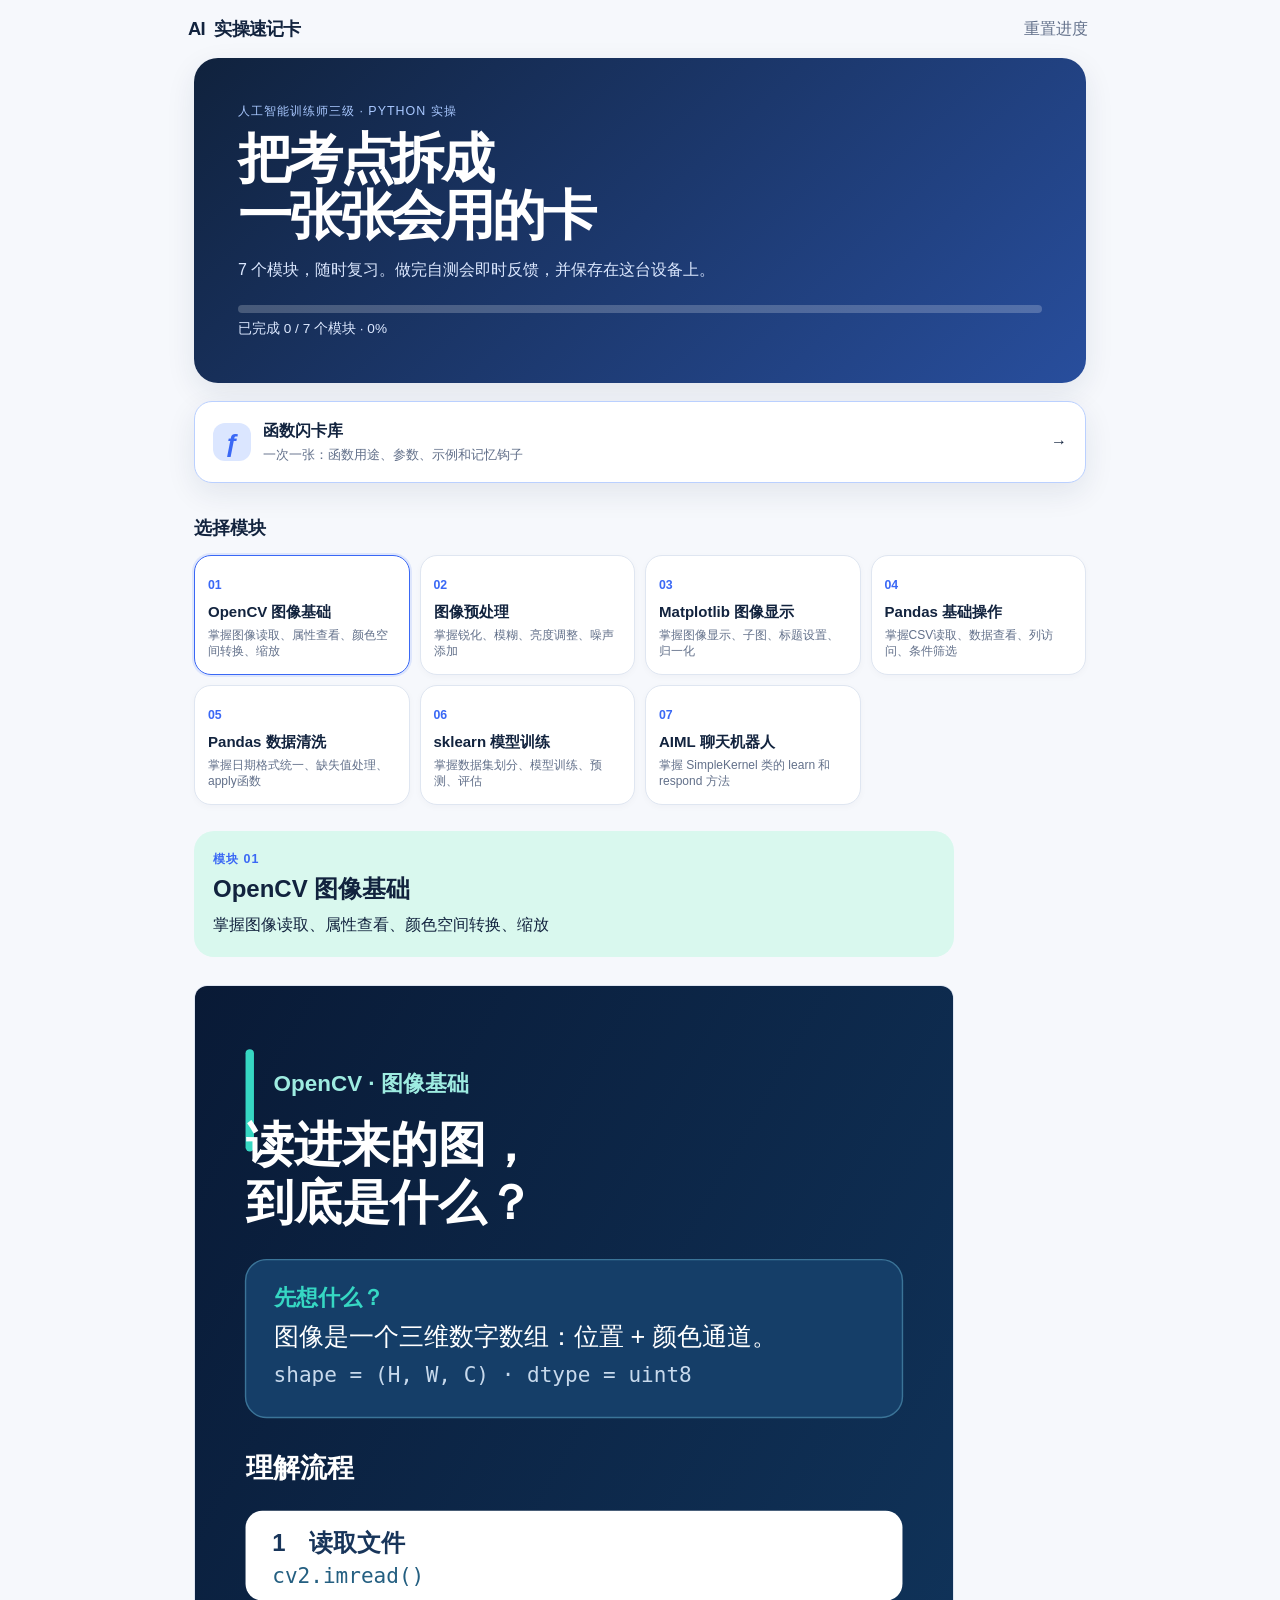
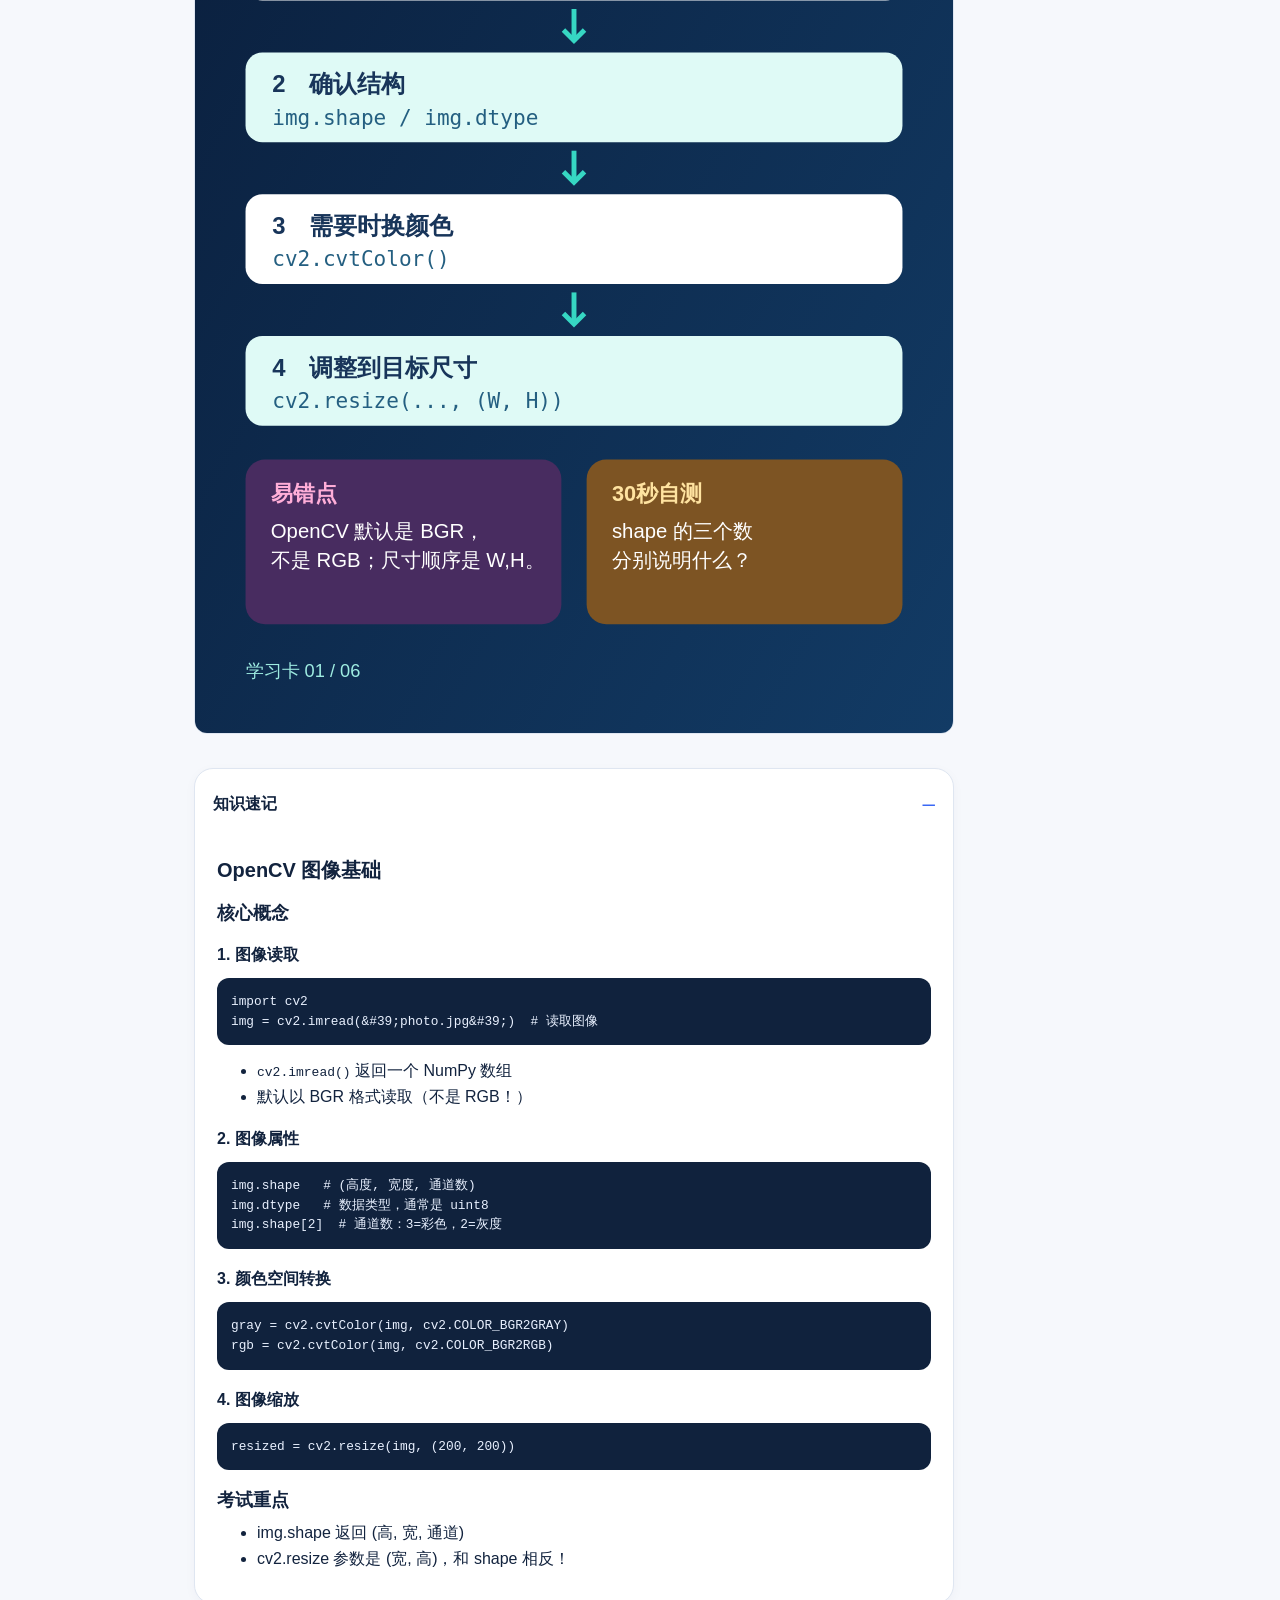
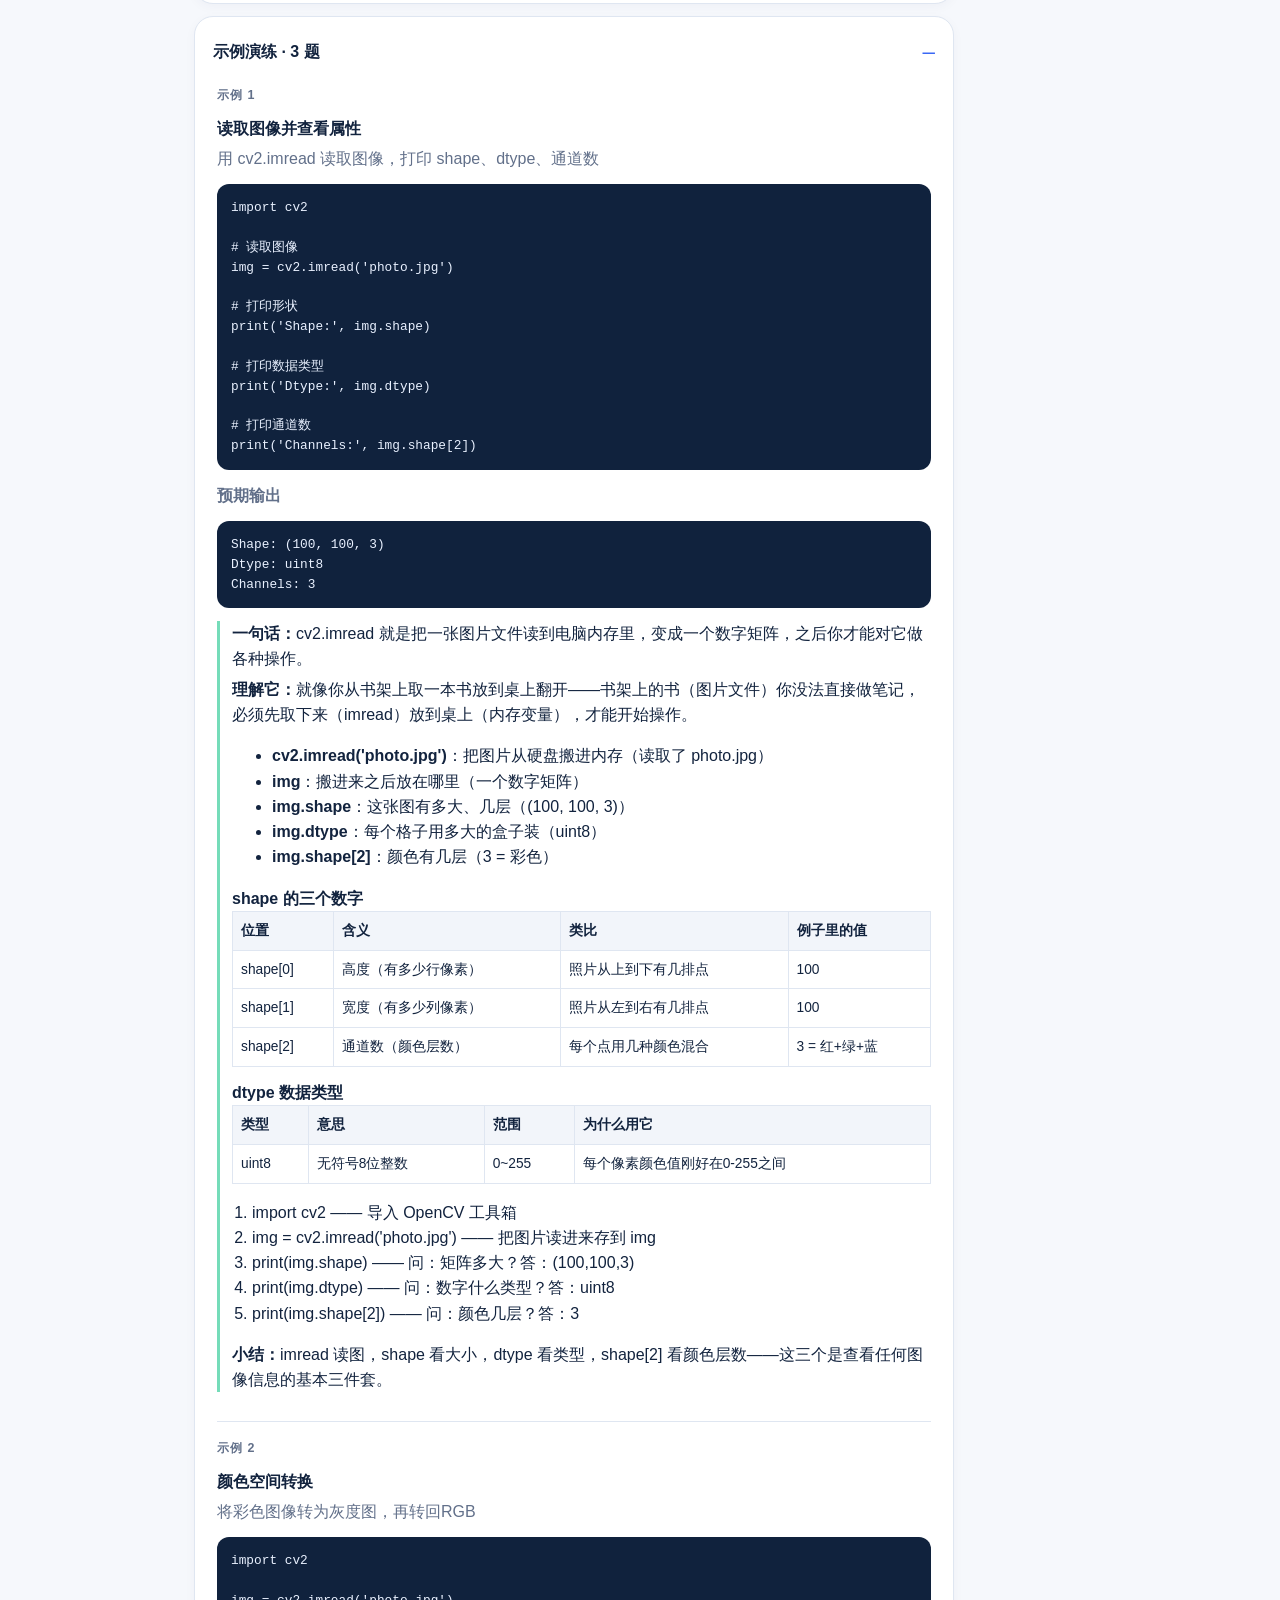
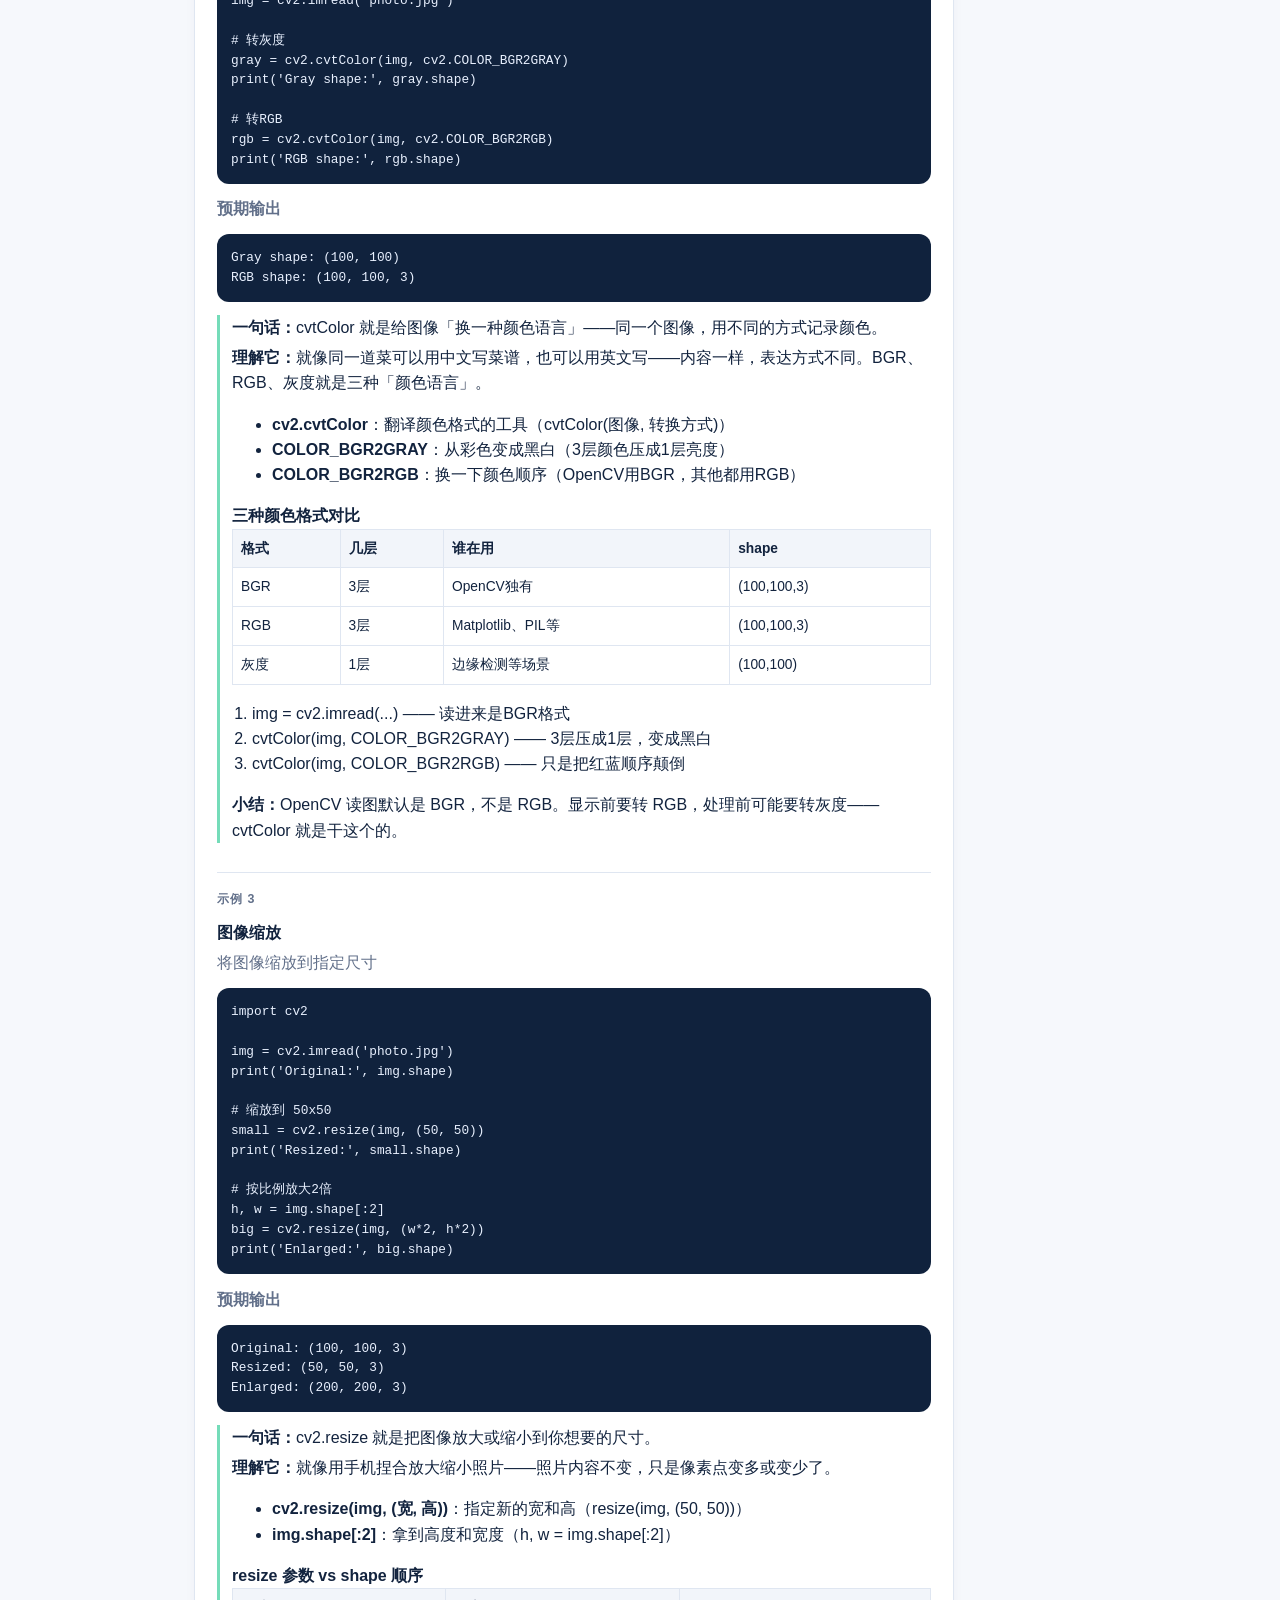
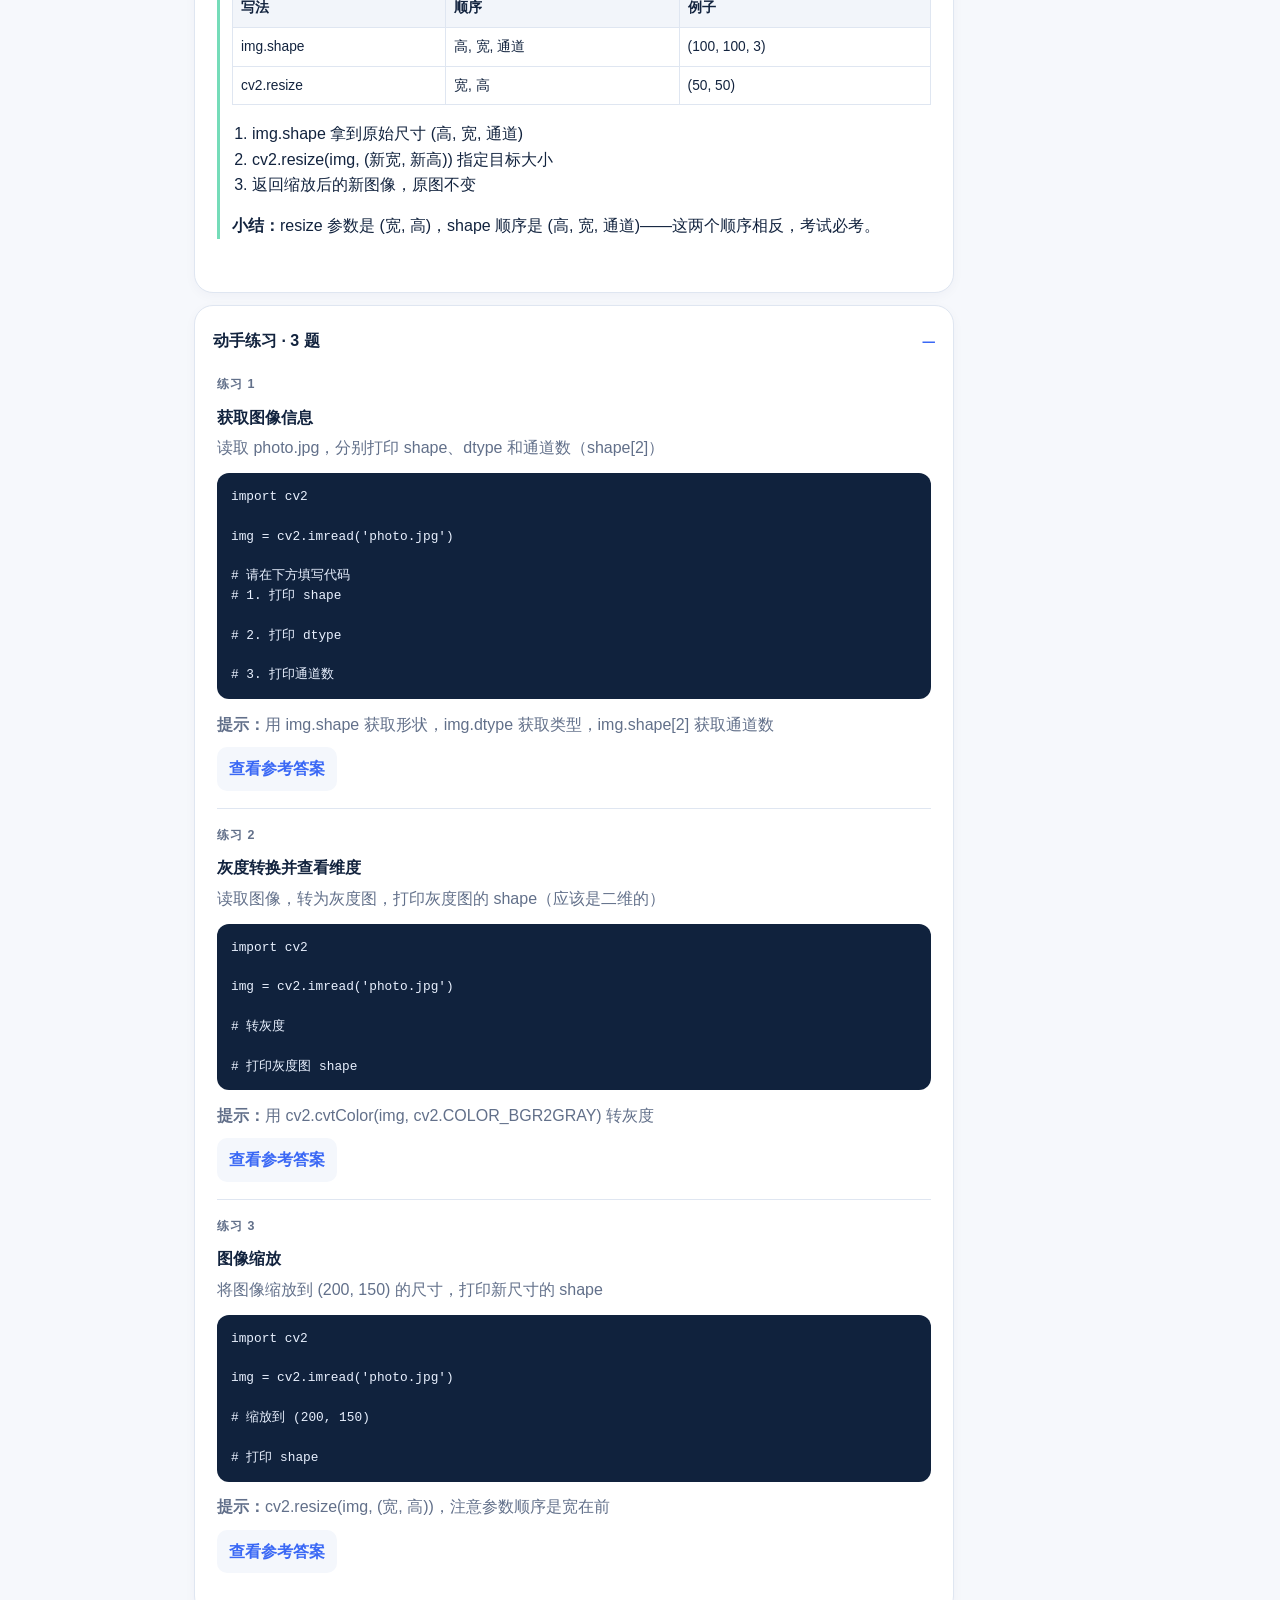
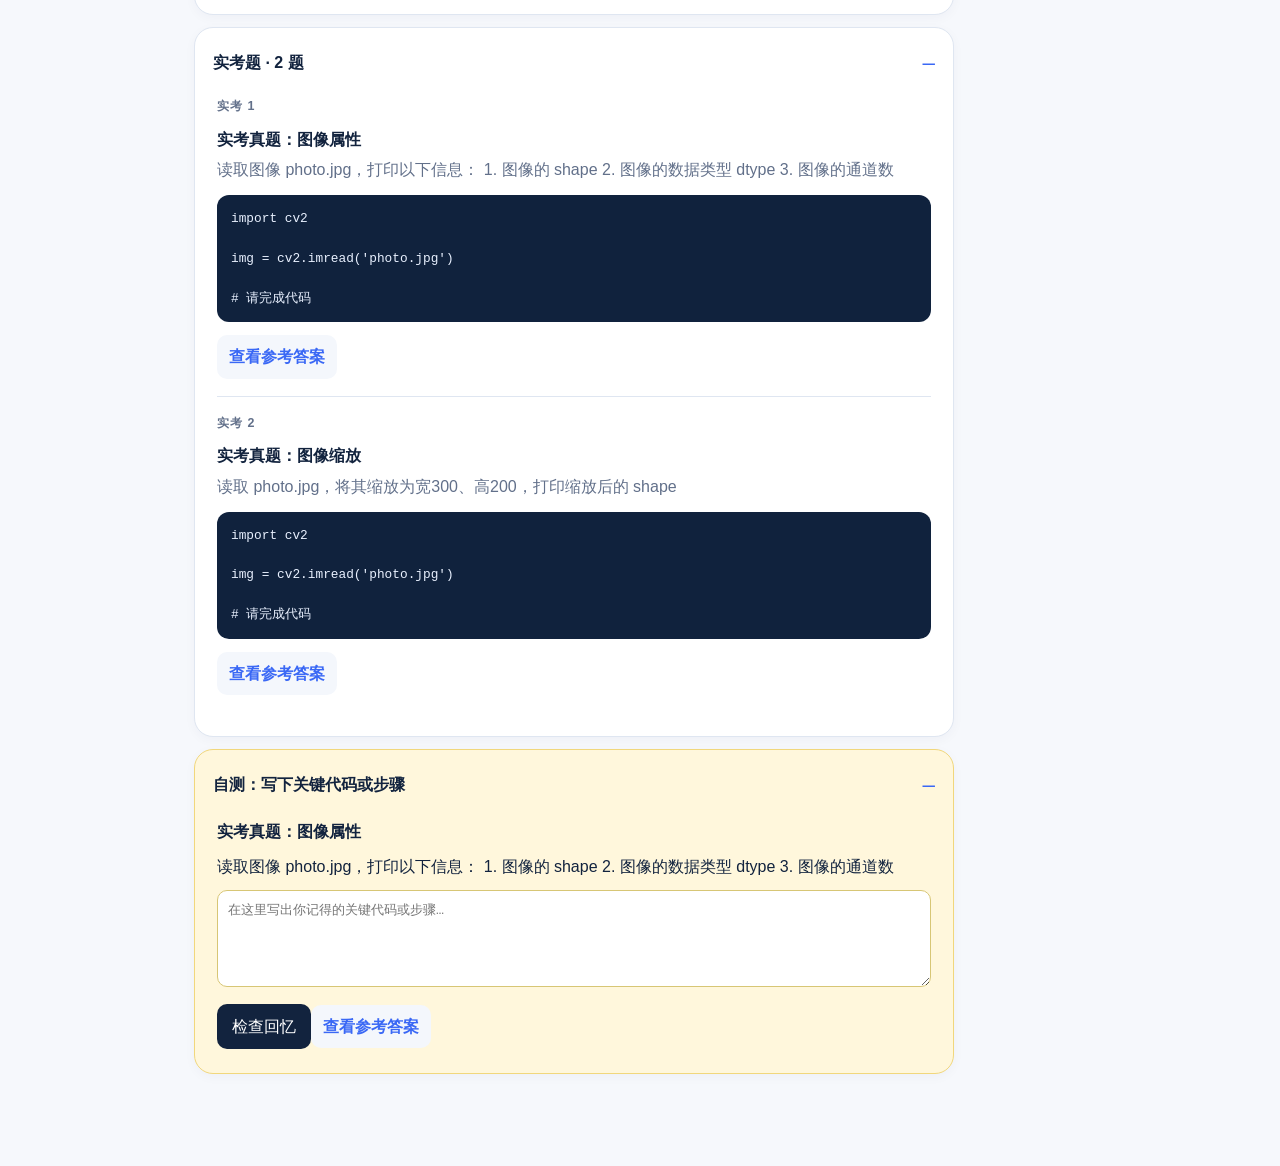
<file: index.html>
<!doctype html>
<html lang="zh-CN">
  <head>
    <meta charset="UTF-8" />
    <meta name="viewport" content="width=device-width, initial-scale=1, viewport-fit=cover" />
    <meta name="theme-color" content="#10223d" />
    <link rel="icon" href="data:image/svg+xml,%3Csvg xmlns='http://www.w3.org/2000/svg' viewBox='0 0 64 64'%3E%3Crect width='64' height='64' rx='14' fill='%2310223d'/%3E%3Ctext x='32' y='45' text-anchor='middle' font-family='Arial' font-size='38' font-weight='700' fill='white'%3EA%3C/text%3E%3C/svg%3E" />
    <title>AI 实操速记卡</title>
    <link rel="stylesheet" href="styles.css" />
  </head>
  <body>
    <header class="site-header">
      <a class="brand" href="#top" aria-label="回到首页">AI <span>实操速记卡</span></a>
      <button id="reset-progress" class="text-button" type="button">重置进度</button>
    </header>
    <main id="top">
      <section class="hero" aria-labelledby="page-title">
        <p class="eyebrow">人工智能训练师三级 · Python 实操</p>
        <h1 id="page-title">把考点拆成<br />一张张会用的卡</h1>
        <p>7 个模块，随时复习。做完自测会即时反馈，并保存在这台设备上。</p>
        <div class="progress-wrap" aria-label="学习进度"><div id="progress-bar" class="progress-bar"></div></div>
        <p id="progress-text" class="progress-text">正在读取进度…</p>
      </section>
      <a class="function-entry" href="function-cards.html" aria-label="进入函数闪卡库">
        <span class="function-entry-icon">ƒ</span>
        <span><strong>函数闪卡库</strong><small>一次一张：函数用途、参数、示例和记忆钩子</small></span>
        <span aria-hidden="true">→</span>
      </a>
      <section class="module-nav" aria-label="模块导航">
        <h2>选择模块</h2>
        <div id="module-list" class="module-list"></div>
      </section>
      <section id="module-detail" class="module-detail" aria-live="polite"></section>
    </main>
    <template id="code-template"><pre class="code"><code></code></pre></template>
    <script src="study-data.js"></script>
    <script src="app.js"></script>
  </body>
</html>
</file>
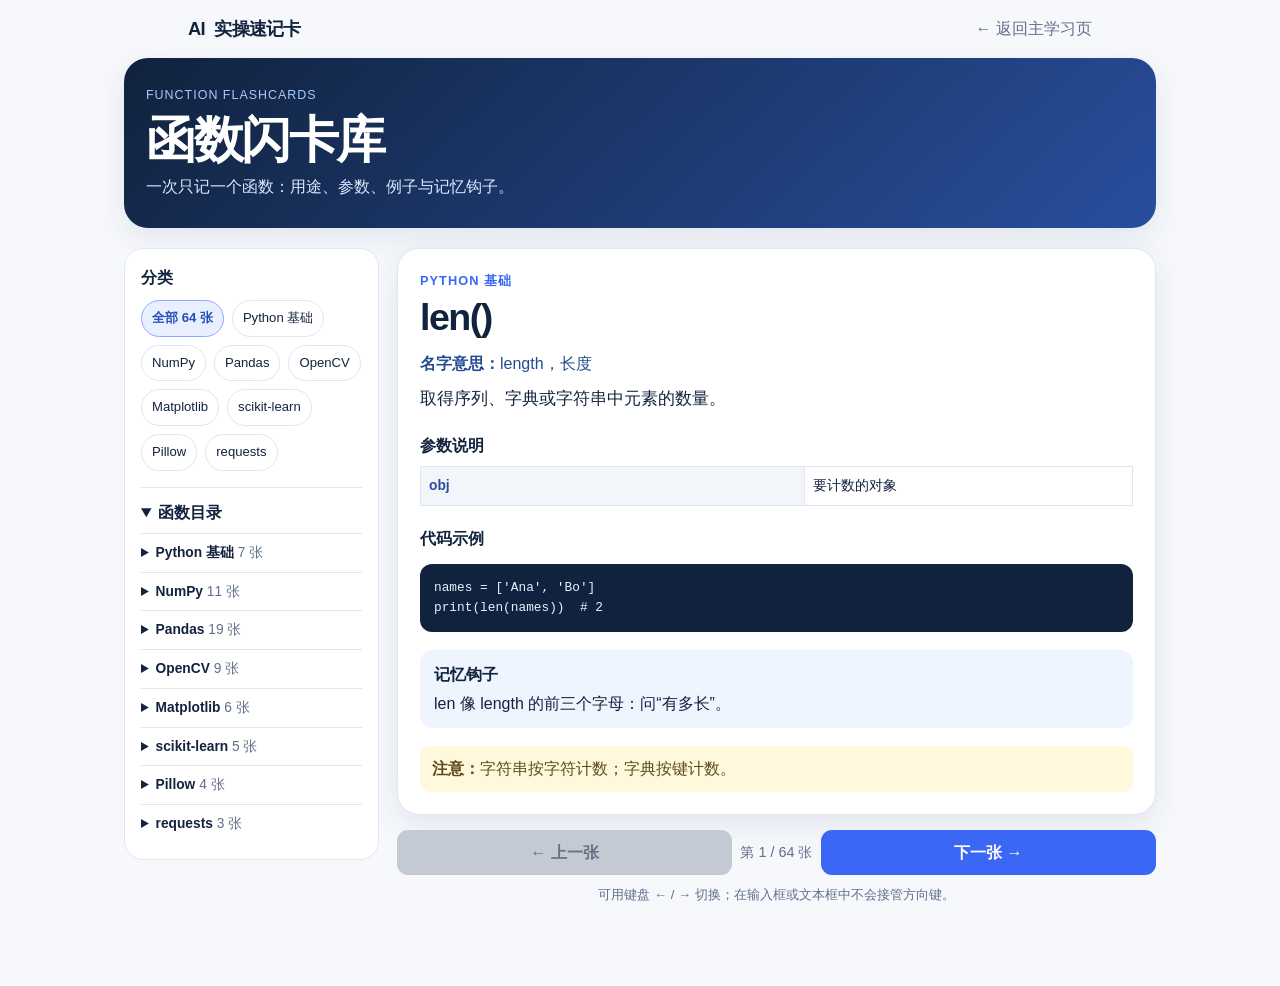
<file: function-cards.html>
<!doctype html>
<html lang="zh-CN">
  <head>
    <meta charset="UTF-8" />
    <meta name="viewport" content="width=device-width, initial-scale=1, viewport-fit=cover" />
    <meta name="theme-color" content="#10223d" />
    <link rel="icon" href="data:image/svg+xml,%3Csvg xmlns='http://www.w3.org/2000/svg' viewBox='0 0 64 64'%3E%3Crect width='64' height='64' rx='14' fill='%2310223d'/%3E%3Ctext x='32' y='45' text-anchor='middle' font-family='Arial' font-size='38' font-weight='700' fill='white'%3Ef%3C/text%3E%3C/svg%3E" />
    <title>函数闪卡库 · AI 实操速记卡</title>
    <link rel="stylesheet" href="styles.css" />
    <link rel="stylesheet" href="function-cards.css" />
  </head>
  <body>
    <header class="site-header">
      <a class="brand" href="index.html" aria-label="返回主学习页">AI <span>实操速记卡</span></a>
      <a class="text-link" href="index.html">← 返回主学习页</a>
    </header>
    <main class="function-main">
      <section class="function-hero" aria-labelledby="function-page-title">
        <p class="eyebrow">FUNCTION FLASHCARDS</p>
        <h1 id="function-page-title">函数闪卡库</h1>
        <p>一次只记一个函数：用途、参数、例子与记忆钩子。</p>
      </section>
      <section class="function-layout" aria-label="函数闪卡学习区">
        <aside class="function-sidebar">
          <h2>分类</h2>
          <div id="function-category-list" class="function-category-list" aria-label="函数分类"></div>
          <details class="function-library" open><summary>函数目录</summary><div id="function-library"></div></details>
        </aside>
        <section class="function-study" aria-label="当前函数卡">
          <div id="function-card" class="function-card" tabindex="-1" aria-live="polite"></div>
          <nav class="function-controls" aria-label="切换函数卡">
            <button id="function-previous" class="function-nav-button" type="button">← 上一张</button>
            <p id="function-position" aria-live="polite"></p>
            <button id="function-next" class="function-nav-button" type="button">下一张 →</button>
          </nav>
          <p class="keyboard-tip">可用键盘 ← / → 切换；在输入框或文本框中不会接管方向键。</p>
        </section>
      </section>
    </main>
    <script src="function-cards-data.js"></script>
    <script src="function-cards.js"></script>
  </body>
</html>
</file>
<file: styles.css>
:root { --ink:#12233e; --muted:#62708a; --paper:#f6f8fc; --white:#fff; --accent:#3a68f5; --mint:#d9f8ee; --line:#dfe6f1; --shadow:0 10px 30px rgba(24,44,80,.09); font-family:Inter,"PingFang SC","Microsoft YaHei",sans-serif; color:var(--ink); background:var(--paper); }
* { box-sizing:border-box; }
html { scroll-behavior:smooth; }
body { margin:0; line-height:1.58; }
button { font:inherit; }
.site-header { height:58px; max-width:940px; margin:auto; padding:0 18px; display:flex; align-items:center; justify-content:space-between; }
.brand { font-weight:850; letter-spacing:-.04em; color:var(--ink); text-decoration:none; font-size:1.15rem; }.brand span{font-weight:650; margin-left:5px;}
.text-button { border:0; background:none; color:var(--muted); padding:12px 4px; min-height:44px; cursor:pointer; }
.text-link{color:var(--muted);text-decoration:none;min-height:44px;display:flex;align-items:center}.text-link:hover{text-decoration:underline}
main { max-width:940px; margin:auto; padding:0 14px 72px; }
.hero { border-radius:24px; padding:29px 22px 24px; background:linear-gradient(137deg,#10223d 0%,#284e9d 100%); color:white; box-shadow:var(--shadow); }
.hero h1 { font-size:clamp(2rem,9vw,3.35rem); line-height:1.06; letter-spacing:-.06em; margin:8px 0 14px; }.hero p:not(.eyebrow):not(.progress-text){color:#dce8ff;margin:0;max-width:530px}.eyebrow{font-size:.78rem;letter-spacing:.08em;text-transform:uppercase;color:#a9c8ff;margin:0}.progress-wrap{height:8px;border-radius:20px;background:#ffffff36;margin:22px 0 5px;overflow:hidden}.progress-bar{height:100%;background:#70e3bf;border-radius:20px;width:0;transition:width .3s}.progress-text{font-size:.85rem;color:#dce8ff;margin:0}
.module-nav { margin:32px 0 16px; }.module-nav h2,.module-detail>h2{font-size:1.1rem;margin:0 0 12px;}.module-list { display:grid; gap:10px; grid-template-columns:repeat(2,minmax(0,1fr)); }
.function-entry{margin:18px 0 4px;padding:16px 18px;border-radius:18px;background:var(--white);border:1px solid #bad0ff;box-shadow:var(--shadow);text-decoration:none;color:var(--ink);display:grid;grid-template-columns:auto 1fr auto;align-items:center;gap:12px}.function-entry:hover{border-color:var(--accent);transform:translateY(-1px)}.function-entry-icon{width:38px;height:38px;border-radius:12px;background:#dbe6ff;color:var(--accent);display:grid;place-items:center;font-weight:850;font-size:1.6rem}.function-entry strong,.function-entry small{display:block}.function-entry small{margin-top:2px;color:var(--muted);font-size:.82rem}
.module-button { min-height:108px; text-align:left; border:1px solid var(--line); border-radius:17px; padding:13px; background:var(--white); color:var(--ink); cursor:pointer; box-shadow:0 2px 7px rgba(23,42,71,.03); }.module-button.active{border-color:var(--accent);box-shadow:0 0 0 2px #3a68f520}.module-button .number{color:var(--accent);font-size:.77rem;font-weight:800}.module-button strong{display:block;line-height:1.25;margin-top:7px;font-size:.94rem}.module-button small{display:block;color:var(--muted);margin-top:5px;font-size:.75rem;line-height:1.35}
.module-detail{margin-top:26px}.module-intro{background:var(--mint);border-radius:20px;padding:19px;margin-bottom:18px}.module-intro h2{margin:0 0 5px}.module-intro p{margin:0}.card{background:var(--white);border:1px solid var(--line);box-shadow:0 3px 12px rgba(23,42,71,.035);border-radius:19px;margin:12px 0;overflow:hidden}.card summary{cursor:pointer;font-weight:750;padding:17px 18px;min-height:58px;list-style:none;display:flex;align-items:center;justify-content:space-between}.card summary::-webkit-details-marker{display:none}.card summary:after{content:'+';color:var(--accent);font-size:1.4rem;font-weight:400}.card[open] summary:after{content:'–'}.card-body{padding:0 18px 20px}.section-label{font-size:.78rem;text-transform:uppercase;letter-spacing:.08em;color:var(--accent);font-weight:800;margin:2px 0 9px}.markdown h1,.markdown h2,.markdown h3{line-height:1.25;margin:20px 0 8px}.markdown h1{font-size:1.25rem}.markdown h2{font-size:1.1rem}.markdown h3{font-size:1rem}.markdown p,.markdown ul{margin:8px 0}.code{overflow:auto;white-space:pre;overflow-wrap:normal;background:#10223d;color:#e9f1ff;border-radius:12px;padding:14px;font-size:.8rem;line-height:1.55;tab-size:2}.item{border-top:1px solid var(--line);padding:17px 0}.item:first-child{border-top:0;padding-top:0}.item h3{font-size:1rem;margin:0 0 5px}.item>p{color:var(--muted);margin:0 0 10px}.answer{background:#f4f7fc;border:0;border-radius:10px;padding:9px 12px;color:var(--accent);font-weight:700;cursor:pointer;min-height:42px}.answer-content{margin-top:12px}.explain{border-left:3px solid #75dcb9;padding:0 0 0 12px;margin:12px 0}.explain p{margin:5px 0}.table-wrap{overflow:auto;margin:13px 0}.table-wrap table{border-collapse:collapse;width:100%;font-size:.86rem}.table-wrap th,.table-wrap td{border:1px solid var(--line);padding:8px;text-align:left;vertical-align:top}.table-wrap th{background:#f2f5fa}.flow{padding-left:20px}.self-test{background:#fff7dc;border-color:#f1d77c}.question{margin:0 0 16px;padding-bottom:16px;border-bottom:1px solid #eadba7}.question:last-child{border-bottom:0;padding-bottom:0;margin-bottom:0}.question p{margin:0 0 10px}.response{width:100%;border:1px solid #d7c675;border-radius:10px;padding:10px;min-height:44px;background:white}.check{margin-top:10px;border:0;border-radius:10px;background:var(--ink);color:white;padding:10px 15px;min-height:44px;cursor:pointer}.feedback{margin:10px 0 0;padding:10px 12px;border-radius:10px;font-size:.9rem}.feedback.correct{background:#daf7e9;color:#146243}.feedback.retry{background:#ffe2df;color:#942f28}.visual{width:100%;height:auto;border-radius:13px;border:1px solid var(--line);margin:10px 0 14px;background:#f7f9fd}.empty{color:var(--muted);padding:30px 4px}@media (min-width:620px){main{padding:0 24px 80px}.hero{padding:44px}.module-list{grid-template-columns:repeat(4,minmax(0,1fr))}.module-button{min-height:120px}.module-detail{max-width:760px}.card-body{padding:0 22px 24px}}
</file>
<file: function-cards.css>
.function-main{max-width:1080px}.function-hero{border-radius:24px;padding:28px 22px;background:linear-gradient(137deg,#10223d 0%,#284e9d 100%);color:#fff;box-shadow:var(--shadow)}.function-hero h1{margin:7px 0;font-size:clamp(2rem,7vw,3.1rem);line-height:1.1;letter-spacing:-.05em}.function-hero p:not(.eyebrow){margin:0;color:#dce8ff}.function-layout{display:grid;gap:18px;margin-top:20px}.function-sidebar,.function-study{min-width:0}.function-sidebar{background:var(--white);border:1px solid var(--line);border-radius:19px;padding:16px;align-self:start}.function-sidebar h2{font-size:1rem;margin:0 0 10px}.function-category-list{display:flex;gap:8px;flex-wrap:wrap}.function-category{border:1px solid var(--line);border-radius:999px;background:#fff;color:var(--ink);padding:7px 10px;cursor:pointer;min-height:36px;font-size:.82rem}.function-category:hover,.function-category.active{background:#e9efff;color:#244fb6;border-color:#8daaff;font-weight:750}.function-library{margin-top:16px;border-top:1px solid var(--line);padding-top:12px}.function-library>summary,.function-library-group>summary{cursor:pointer;font-weight:750}.function-library-group{border-top:1px solid var(--line);padding:8px 0}.function-library-group:first-child{margin-top:8px}.function-library-group summary{font-size:.86rem}.function-library-group summary span{color:var(--muted);font-weight:500}.function-library-group ul{margin:7px 0 0;padding-left:18px;color:var(--muted);font-size:.8rem;columns:2}.function-library-group li{break-inside:avoid;margin:2px 0}.function-card{background:var(--white);border:1px solid var(--line);border-radius:22px;box-shadow:var(--shadow);padding:22px;outline:none}.function-card:focus-visible{box-shadow:0 0 0 3px #3a68f555,var(--shadow)}.function-card-kicker{color:var(--accent);font-size:.8rem;font-weight:800;letter-spacing:.08em;margin:0 0 5px;text-transform:uppercase}.function-card h2{font-size:clamp(1.65rem,5vw,2.35rem);line-height:1.15;margin:0 0 12px;letter-spacing:-.04em}.function-card h3{font-size:1rem;margin:20px 0 8px}.function-meaning{margin:0 0 10px;color:#244b91}.function-usage{font-size:1.06rem;margin:0}.function-card .table-wrap{margin:0}.function-card table th{min-width:118px;color:#284e9d}.mnemonic{background:#eef5ff;border-radius:13px;padding:12px 14px;margin-top:18px}.mnemonic h3,.mnemonic p{margin:0}.mnemonic p{margin-top:4px}.function-caution{margin:18px 0 0;color:#5c4b18;background:#fff8dc;border-radius:10px;padding:10px 12px}.function-controls{display:grid;grid-template-columns:1fr auto 1fr;align-items:center;gap:8px;margin:15px 0 0}.function-controls p{margin:0;text-align:center;color:var(--muted);font-size:.9rem;white-space:nowrap}.function-nav-button{border:0;border-radius:11px;background:var(--ink);color:#fff;padding:10px 12px;min-height:44px;cursor:pointer;font-weight:750}.function-nav-button:last-child{background:var(--accent)}.function-nav-button:disabled{background:#c4cad4;color:#667085;cursor:not-allowed}.keyboard-tip{color:var(--muted);font-size:.82rem;text-align:center;margin:10px 0 0}@media (min-width:800px){.function-layout{grid-template-columns:255px minmax(0,1fr)}.function-sidebar{position:sticky;top:12px}.function-library-group ul{columns:1}}@media (max-width:410px){.function-card{padding:17px}.function-controls{grid-template-columns:1fr 1fr}.function-controls p{grid-column:1 / -1;grid-row:1}.function-nav-button{grid-row:2}.function-card .code{font-size:.73rem}}
</file>
